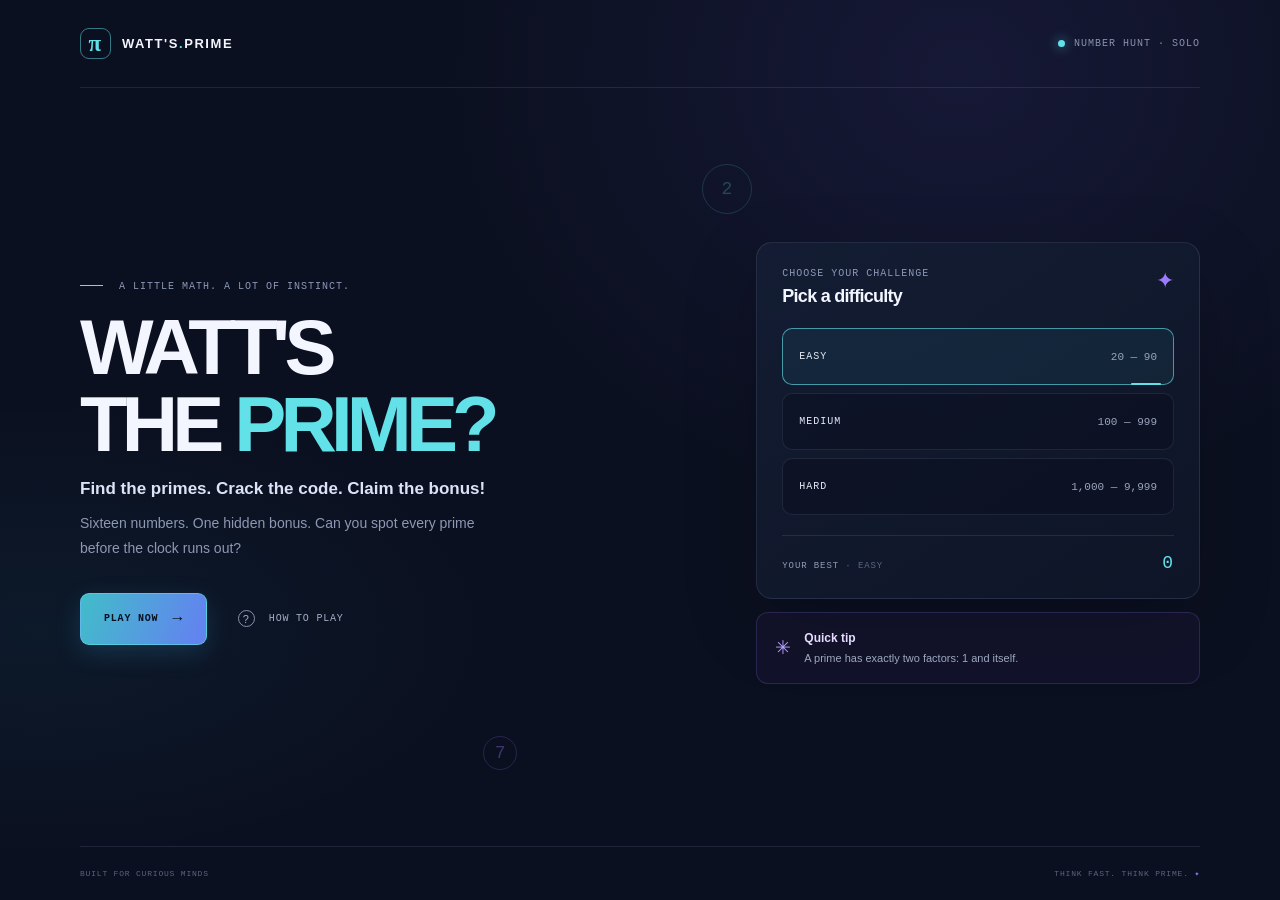
<file: index.html>
<!doctype html>
<html lang="en">
  <head>
    <meta charset="utf-8">
    <meta name="viewport" content="width=device-width, initial-scale=1">
    <meta name="theme-color" content="#0b1020">
    <meta name="description" content="Find the primes, crack the code, and claim the bonus in Watt's the Prime.">
    <title>Watt's the Prime — Number Hunt</title>
    <link rel="stylesheet" href="style.css">
    <script src="script.js" defer></script>
  </head>
  <body>
    <main class="app-shell">
      <header class="topbar">
        <a class="brand" href="#" aria-label="Watt's the Prime home">
          <span class="brand-mark" aria-hidden="true">π</span>
          <span>WATT'S<span class="brand-dot">.</span>PRIME</span>
        </a>
        <div class="topbar-tag"><span class="status-dot"></span> NUMBER HUNT · SOLO</div>
      </header>

      <section id="menu-screen" class="screen menu-screen" aria-labelledby="game-title">
        <div class="hero-copy">
          <p class="eyebrow"><span class="eyebrow-line"></span> A LITTLE MATH. A LOT OF INSTINCT.</p>
          <h1 id="game-title">WATT'S<br>THE <span>PRIME?</span></h1>
          <p class="hero-subtitle">Find the primes. Crack the code. Claim the bonus!</p>
          <p class="hero-description">Sixteen numbers. One hidden bonus. Can you spot every prime before the clock runs out?</p>
          <div class="hero-actions">
            <button id="play-button" class="button button-primary button-large" type="button">
              PLAY NOW <span aria-hidden="true">→</span>
            </button>
            <button id="instructions-button" class="button button-quiet" type="button">
              <span class="help-icon" aria-hidden="true">?</span> HOW TO PLAY
            </button>
          </div>
        </div>

        <aside class="menu-side" aria-label="Game setup">
          <div class="menu-card difficulty-card">
            <div class="card-heading">
              <div>
                <p class="eyebrow">CHOOSE YOUR CHALLENGE</p>
                <h2>Pick a difficulty</h2>
              </div>
              <span class="heading-spark" aria-hidden="true">✦</span>
            </div>
            <div class="difficulty-options" role="group" aria-label="Difficulty">
              <button class="difficulty-option is-selected" type="button" data-difficulty="easy" aria-pressed="true">
                <span class="difficulty-name">EASY</span>
                <span class="difficulty-range">20 — 90</span>
                <span class="difficulty-indicator" aria-hidden="true"></span>
              </button>
              <button class="difficulty-option" type="button" data-difficulty="medium" aria-pressed="false">
                <span class="difficulty-name">MEDIUM</span>
                <span class="difficulty-range">100 — 999</span>
                <span class="difficulty-indicator" aria-hidden="true"></span>
              </button>
              <button class="difficulty-option" type="button" data-difficulty="hard" aria-pressed="false">
                <span class="difficulty-name">HARD</span>
                <span class="difficulty-range">1,000 — 9,999</span>
                <span class="difficulty-indicator" aria-hidden="true"></span>
              </button>
            </div>
            <div class="best-score-row">
              <span>YOUR BEST <span class="best-difficulty">· EASY</span></span>
              <strong id="best-score">0</strong>
            </div>
            <p id="storage-note" class="storage-note" role="status" aria-live="polite"></p>
          </div>
          <div class="tip-card">
            <span class="tip-icon" aria-hidden="true">✳</span>
            <p><strong>Quick tip</strong><br>A prime has exactly two factors: 1 and itself.</p>
          </div>
        </aside>
        <div class="hero-orbit orbit-one" aria-hidden="true">2</div>
        <div class="hero-orbit orbit-two" aria-hidden="true">7</div>
      </section>

      <section id="game-screen" class="screen game-screen" aria-labelledby="round-title" hidden>
        <div class="game-heading">
          <div>
            <p class="eyebrow"><span class="eyebrow-line"></span> THE NUMBER GRID</p>
            <h1 id="round-title">Find your <span>primes.</span></h1>
            <p class="game-instruction">Select every prime number, then lock in your answers.</p>
          </div>
          <div class="game-controls">
            <button id="pause-button" class="button button-outline" type="button">Ⅱ <span>PAUSE</span></button>
            <button id="restart-button" class="button button-outline" type="button">↻ <span>RESTART</span></button>
            <button id="quit-button" class="button button-quiet" type="button">QUIT</button>
          </div>
        </div>

        <div class="game-status" aria-label="Round status">
          <div class="status-chip"><span class="chip-label">ROUND</span><strong id="round-number">01</strong></div>
          <div class="status-chip"><span class="chip-label">DIFFICULTY</span><strong id="difficulty-label">EASY</strong></div>
          <div class="status-chip score-chip"><span class="chip-label">TOTAL SCORE</span><strong id="total-score">0</strong></div>
          <div class="status-chip timer-chip"><span class="timer-icon" aria-hidden="true">◷</span><span class="chip-label">TIME LEFT</span><strong id="timer">60</strong></div>
        </div>

        <div class="board-layout">
          <div class="board-panel">
            <div class="board-topline">
              <span><span class="live-dot"></span> YOUR GRID</span>
              <span id="selection-count">0 SELECTED</span>
            </div>
            <div id="number-grid" class="number-grid" role="group" aria-label="Number tiles"></div>
            <div id="round-message" class="round-message" role="status" aria-live="polite">Take your time. You have 60 seconds.</div>
          </div>
          <aside class="side-panel">
            <div class="score-card">
              <p class="eyebrow">ROUND REWARDS</p>
              <h2>Make it count.</h2>
              <ul class="points-list">
                <li><span class="points-icon points-positive">+</span><span>Correct prime</span><strong>100</strong></li>
                <li><span class="points-icon points-negative">−</span><span>Wrong pick</span><strong>50</strong></li>
                <li><span class="points-icon points-bonus">✦</span><span>Secret prime</span><strong>250</strong></li>
                <li><span class="points-icon points-bonus">★</span><span>All primes</span><strong>200</strong></li>
              </ul>
              <p class="score-note">Score never drops below zero.</p>
            </div>
            <button id="submit-button" class="button button-primary submit-button" type="button">
              SUBMIT ANSWERS <span aria-hidden="true">→</span>
            </button>
            <p class="submit-hint">You can change your picks until you submit.</p>
          </aside>
        </div>
      </section>

      <section id="results-screen" class="screen results-screen" aria-labelledby="results-title" hidden>
        <div class="results-heading">
          <p class="eyebrow"><span class="eyebrow-line"></span> ROUND COMPLETE</p>
          <h1 id="results-title">Nice <span>work.</span></h1>
          <p id="results-message" class="results-message"></p>
        </div>
        <div class="results-layout">
          <div class="results-main">
            <div class="round-points-card">
              <div>
                <p class="eyebrow">POINTS THIS ROUND</p>
                <strong id="round-score">+0</strong>
              </div>
              <div class="total-points">
                <span>TOTAL SCORE</span>
                <strong id="results-total">0</strong>
              </div>
            </div>
            <div class="result-stats">
              <div class="result-stat"><strong id="correct-count">0</strong><span>Correct picks</span></div>
              <div class="result-stat"><strong id="incorrect-count">0</strong><span>Wrong picks</span></div>
              <div class="result-stat"><strong id="missed-count">0</strong><span>Missed primes</span></div>
            </div>
            <div class="answer-card">
              <p class="eyebrow">THE PRIME NUMBERS</p>
              <div id="prime-answers" class="prime-answers"></div>
              <p id="score-breakdown" class="score-breakdown"></p>
              <p id="bonus-reveal" class="bonus-reveal"></p>
            </div>
          </div>
          <aside class="results-side">
            <div class="bonus-card">
              <span class="bonus-star" aria-hidden="true">✦</span>
              <p class="eyebrow">BONUS CHECK</p>
              <p id="secret-result" class="bonus-result"></p>
              <p id="completion-result" class="completion-result"></p>
            </div>
            <div class="results-actions">
              <button id="next-round-button" class="button button-primary" type="button">NEXT ROUND <span aria-hidden="true">→</span></button>
              <button id="play-again-button" class="button button-outline" type="button">PLAY AGAIN</button>
              <button id="main-menu-button" class="button button-quiet" type="button">MAIN MENU</button>
            </div>
          </aside>
        </div>
      </section>

      <footer class="footer"><span>BUILT FOR CURIOUS MINDS</span><span>THINK FAST. THINK PRIME. <span aria-hidden="true">✦</span></span></footer>
    </main>

    <div id="pause-overlay" class="pause-overlay" hidden>
      <section class="pause-card" role="dialog" aria-modal="true" aria-labelledby="pause-title">
        <p class="eyebrow">TAKE A BREATHER</p>
        <h2 id="pause-title">Game paused.</h2>
        <p>Your timer is on hold. Come back when you're ready.</p>
        <button id="resume-button" class="button button-primary" type="button">RESUME ROUND</button>
        <button id="pause-menu-button" class="button button-quiet" type="button">QUIT TO MAIN MENU</button>
      </section>
    </div>

    <dialog id="instructions-dialog" class="instructions-dialog" aria-labelledby="instructions-title">
      <div class="dialog-heading">
        <div>
          <p class="eyebrow">THE RULES OF THE HUNT</p>
          <h2 id="instructions-title">How to play</h2>
        </div>
        <button id="close-instructions" class="dialog-close" type="button" aria-label="Close instructions">×</button>
      </div>
      <ol class="instructions-list">
        <li><span>01</span><p>Select every prime number on the board.</p></li>
        <li><span>02</span><p>A prime is an integer greater than 1 with exactly two positive divisors: 1 and itself.</p></li>
        <li><span>03</span><p>Submit your selections before the 60-second timer runs out.</p></li>
        <li><span>04</span><p>Correct selections earn points; selecting a non-prime loses points.</p></li>
        <li><span>05</span><p>One prime is secretly marked as the bonus prime. Find it for extra points.</p></li>
        <li><span>06</span><p>Find every prime on the board to earn the completion bonus.</p></li>
      </ol>
      <div class="examples"><span>29</span> is prime <span class="example-divider">·</span> <span>30</span> is not prime</div>
      <button id="got-it-button" class="button button-primary dialog-done" type="button">GOT IT</button>
    </dialog>
  </body>
</html>
</file>
<file: style.css>
:root {
  color-scheme: dark;
  font-family: "Segoe UI", Arial, sans-serif;
  color: #f3f5ff;
  background: #0b1020;
  font-synthesis: none;
  text-rendering: optimizeLegibility;
  --bg: #0b1020;
  --panel: #11182b;
  --panel-light: #151e34;
  --muted: #8d98b4;
  --cyan: #62e2e8;
  --violet: #9c7bff;
  --line: rgba(165, 181, 227, .13);
  --mono: Consolas, "Courier New", monospace;
}

* { box-sizing: border-box; }

body {
  min-width: 320px;
  min-height: 100vh;
  margin: 0;
  background:
    radial-gradient(ellipse at 75% 8%, rgba(80, 68, 166, .16), transparent 32rem),
    radial-gradient(ellipse at 3% 70%, rgba(30, 138, 158, .08), transparent 28rem),
    var(--bg);
}

button { font: inherit; }
button:focus-visible, a:focus-visible { outline: 3px solid var(--cyan); outline-offset: 4px; }
[hidden] { display: none !important; }

.app-shell {
  width: min(1120px, calc(100% - 64px));
  min-height: 100vh;
  margin: 0 auto;
  display: flex;
  flex-direction: column;
}

.topbar {
  height: 88px;
  display: flex;
  align-items: center;
  justify-content: space-between;
  border-bottom: 1px solid var(--line);
}

.brand {
  display: inline-flex;
  align-items: center;
  gap: 11px;
  color: #f4f6ff;
  font-size: 13px;
  font-weight: 800;
  letter-spacing: .12em;
  text-decoration: none;
}

.brand-mark {
  width: 31px;
  height: 31px;
  display: grid;
  place-items: center;
  border: 1px solid rgba(98, 226, 232, .5);
  border-radius: 9px;
  color: var(--cyan);
  font-family: Georgia, serif;
  font-size: 23px;
}

.brand-dot { color: var(--cyan); }
.topbar-tag, .eyebrow, .footer, .chip-label, .board-topline, .best-score-row, .difficulty-name {
  font-family: var(--mono);
  letter-spacing: .1em;
}

.topbar-tag {
  display: flex;
  align-items: center;
  gap: 9px;
  color: #8792af;
  font-size: 10px;
}

.status-dot, .live-dot {
  width: 7px;
  height: 7px;
  border-radius: 50%;
  background: var(--cyan);
  box-shadow: 0 0 12px rgba(98, 226, 232, .7);
}

.screen { flex: 1; }
.menu-screen {
  position: relative;
  display: grid;
  grid-template-columns: 1.15fr .85fr;
  align-items: center;
  gap: 76px;
  min-height: 620px;
  padding: 48px 0 56px;
}

.hero-copy { position: relative; z-index: 1; }
.eyebrow {
  margin: 0 0 17px;
  color: #8c98b7;
  font-size: 10px;
  font-weight: 500;
}

.eyebrow-line {
  display: inline-block;
  width: 23px;
  height: 1px;
  margin: 0 9px 3px 0;
  background: var(--cyan);
}

h1, h2, p { margin-top: 0; }
.hero-copy h1, .game-heading h1, .results-heading h1 {
  margin-bottom: 17px;
  font-size: clamp(48px, 7vw, 78px);
  font-weight: 800;
  letter-spacing: -.075em;
  line-height: .98;
}

.hero-copy h1 span, .game-heading h1 span, .results-heading h1 span {
  color: var(--cyan);
}

.hero-subtitle {
  margin-bottom: 12px;
  color: #dce3f7;
  font-size: 17px;
  font-weight: 700;
}

.hero-description {
  max-width: 430px;
  margin-bottom: 31px;
  color: var(--muted);
  font-size: 14px;
  line-height: 1.8;
}

.hero-actions, .game-controls, .results-actions {
  display: flex;
  align-items: center;
  gap: 12px;
}

.button {
  min-height: 43px;
  padding: 0 18px;
  display: inline-flex;
  align-items: center;
  justify-content: center;
  gap: 14px;
  border: 1px solid transparent;
  border-radius: 9px;
  color: #eef4ff;
  cursor: pointer;
  font-family: var(--mono);
  font-size: 10px;
  font-weight: 500;
  letter-spacing: .08em;
  transition: transform .18s ease, background .18s ease, border-color .18s ease, box-shadow .18s ease;
}

.button:hover { transform: translateY(-2px); }
.button:active { transform: translateY(0) scale(.98); }
.button-primary {
  border-color: rgba(98, 226, 232, .55);
  background: linear-gradient(110deg, #41bdc9, #6284ef 92%);
  box-shadow: 0 8px 26px rgba(67, 159, 217, .2);
  color: #07101f;
  font-weight: 700;
}
.button-primary:hover { box-shadow: 0 10px 32px rgba(67, 159, 217, .34); }
.button-primary span { font-size: 16px; }
.button-large { min-height: 52px; padding: 0 23px; }
.button-outline { border-color: rgba(160, 177, 221, .23); background: rgba(18, 26, 46, .72); }
.button-outline:hover { border-color: rgba(98, 226, 232, .55); background: rgba(25, 39, 62, .9); }
.button-quiet { background: transparent; color: #a4aec6; }
.button-quiet:hover { color: #f3f5ff; background: rgba(255, 255, 255, .04); }
.help-icon {
  width: 17px;
  height: 17px;
  display: inline-grid;
  place-items: center;
  border: 1px solid #8792af;
  border-radius: 50%;
  font-family: sans-serif;
  font-size: 11px;
}

.menu-side { position: relative; z-index: 1; }
.menu-card, .score-card, .board-panel, .answer-card {
  border: 1px solid var(--line);
  border-radius: 16px;
  background: linear-gradient(145deg, rgba(20, 29, 51, .95), rgba(15, 22, 40, .95));
}

.difficulty-card { padding: 25px; box-shadow: 0 25px 75px rgba(0, 0, 0, .2); }
.card-heading { display: flex; justify-content: space-between; align-items: flex-start; }
.card-heading .eyebrow { margin-bottom: 7px; }
.card-heading h2, .score-card h2 {
  margin-bottom: 21px;
  font-size: 18px;
  letter-spacing: -.04em;
}
.heading-spark { color: var(--violet); font-size: 22px; }
.difficulty-options { display: grid; gap: 8px; }
.difficulty-option {
  position: relative;
  min-height: 57px;
  padding: 0 16px;
  display: flex;
  align-items: center;
  justify-content: space-between;
  border: 1px solid rgba(160, 177, 221, .12);
  border-radius: 10px;
  background: rgba(9, 15, 29, .45);
  color: #e7ebf7;
  cursor: pointer;
  text-align: left;
  transition: background .2s ease, border-color .2s ease, transform .2s ease;
}
.difficulty-option:hover { transform: translateX(2px); border-color: rgba(98, 226, 232, .38); }
.difficulty-option.is-selected { border-color: rgba(98, 226, 232, .62); background: rgba(44, 131, 147, .12); }
.difficulty-name { font-size: 10px; font-weight: 500; }
.difficulty-range { color: #99a4bd; font-family: var(--mono); font-size: 11px; }
.difficulty-indicator {
  position: absolute;
  right: 12px;
  bottom: -1px;
  width: 30px;
  height: 2px;
  border-radius: 2px;
  background: transparent;
}
.is-selected .difficulty-indicator { background: var(--cyan); }
.best-score-row {
  margin-top: 20px;
  padding-top: 17px;
  display: flex;
  justify-content: space-between;
  align-items: baseline;
  border-top: 1px solid var(--line);
  color: #909bb5;
  font-size: 9px;
}
.best-difficulty { color: #596783; }
.best-score-row strong { color: var(--cyan); font-family: var(--mono); font-size: 18px; font-weight: 500; }
.storage-note { min-height: 0; margin: 7px 0 0; color: #ffcc80; font-size: 11px; }
.storage-note:empty { display: none; }
.tip-card {
  margin-top: 13px;
  padding: 15px 18px;
  display: flex;
  align-items: center;
  gap: 13px;
  border: 1px solid rgba(156, 123, 255, .19);
  border-radius: 12px;
  background: rgba(86, 62, 145, .09);
}
.tip-icon { color: #b7a0ff; font-size: 19px; }
.tip-card p { margin: 0; color: #9da8c0; font-size: 11px; line-height: 1.7; }
.tip-card strong { color: #e5dcff; font-size: 12px; }
.hero-orbit {
  position: absolute;
  display: grid;
  place-items: center;
  border: 1px solid rgba(98, 226, 232, .16);
  border-radius: 50%;
  color: rgba(98, 226, 232, .25);
  font-family: var(--mono);
  font-size: 18px;
  pointer-events: none;
}
.orbit-one { top: 10%; right: 40%; width: 50px; height: 50px; }
.orbit-two { bottom: 10%; left: 36%; width: 34px; height: 34px; border-color: rgba(156, 123, 255, .2); color: rgba(156, 123, 255, .34); }

.footer {
  min-height: 54px;
  display: flex;
  justify-content: space-between;
  align-items: center;
  border-top: 1px solid var(--line);
  color: #596580;
  font-size: 8px;
}
.footer span span { color: var(--violet); }

.game-screen, .results-screen { padding: 38px 0 46px; }
.game-heading { display: flex; justify-content: space-between; align-items: flex-end; gap: 20px; }
.game-heading .eyebrow { margin-bottom: 13px; }
.game-heading h1, .results-heading h1 { margin-bottom: 8px; font-size: clamp(34px, 4vw, 48px); letter-spacing: -.065em; }
.game-instruction, .results-message { margin-bottom: 0; color: var(--muted); font-size: 13px; }
.game-controls { gap: 7px; }
.game-controls .button { padding: 0 13px; font-size: 9px; }
.game-status {
  margin: 27px 0 19px;
  padding: 13px 18px;
  display: grid;
  grid-template-columns: repeat(4, 1fr);
  border: 1px solid var(--line);
  border-radius: 12px;
  background: rgba(17, 24, 43, .7);
}
.status-chip { min-height: 36px; display: flex; align-items: center; gap: 11px; border-right: 1px solid var(--line); }
.status-chip:last-child { border-right: 0; }
.chip-label { color: #77839f; font-size: 8px; }
.status-chip strong { color: #e8edfb; font-family: var(--mono); font-size: 13px; font-weight: 500; }
.score-chip strong { color: var(--cyan); }
.timer-chip { justify-content: flex-end; }
.timer-chip strong { min-width: 23px; color: #f8d48c; font-size: 17px; }
.timer-icon { color: #f8d48c; font-size: 17px; }
.timer-chip.is-urgent strong { color: #ff777f; animation: pulse 1s infinite; }

.board-layout { display: grid; grid-template-columns: minmax(0, 1.45fr) minmax(240px, .75fr); gap: 19px; }
.board-panel { padding: 20px; }
.board-topline { margin-bottom: 15px; display: flex; justify-content: space-between; color: #8490ad; font-size: 9px; }
.board-topline > span:first-child { display: flex; align-items: center; gap: 8px; }
.live-dot { width: 6px; height: 6px; }
.number-grid { display: grid; grid-template-columns: repeat(4, minmax(0, 1fr)); gap: 10px; }
.number-tile {
  position: relative;
  min-width: 0;
  aspect-ratio: 1.55;
  display: grid;
  place-items: center;
  border: 1px solid rgba(155, 175, 224, .15);
  border-radius: 11px;
  background: linear-gradient(145deg, #202b47, #18223a);
  box-shadow: 0 4px 12px rgba(0, 0, 0, .12);
  color: #e4eafb;
  cursor: pointer;
  font-family: var(--mono);
  font-size: clamp(17px, 2.4vw, 26px);
  transition: transform .17s ease, border-color .17s ease, background .17s ease, box-shadow .17s ease;
}
.number-tile:hover:not(:disabled) { transform: translateY(-3px); border-color: rgba(98, 226, 232, .52); box-shadow: 0 9px 20px rgba(0, 0, 0, .22); }
.number-tile.is-selected { border-color: var(--cyan); background: linear-gradient(145deg, rgba(44, 160, 169, .36), rgba(46, 90, 150, .4)); box-shadow: inset 0 0 0 1px rgba(98, 226, 232, .16), 0 0 18px rgba(98, 226, 232, .11); color: #a7f8f6; }
.number-tile.is-selected::after { position: absolute; top: 8px; right: 9px; width: 6px; height: 6px; border-radius: 50%; background: var(--cyan); content: ""; }
.number-tile:disabled { cursor: default; }
.number-tile.is-correct { border-color: rgba(71, 220, 152, .75); background: rgba(36, 147, 100, .25); color: #9cf0c4; }
.number-tile.is-incorrect { border-color: rgba(255, 111, 126, .75); background: rgba(171, 53, 78, .24); color: #ffabb4; }
.number-tile.is-missed { border-color: rgba(156, 123, 255, .64); background: rgba(112, 80, 183, .2); color: #d1c2ff; }
.number-tile.is-secret::before { position: absolute; top: 6px; left: 7px; color: #f4cb79; content: "✦"; font-family: sans-serif; font-size: 10px; }
.round-message { min-height: 17px; margin-top: 14px; color: #8793af; font-size: 11px; text-align: center; }
.round-message.is-celebration { color: #88edbc; }
.side-panel { display: flex; flex-direction: column; gap: 12px; }
.score-card { padding: 21px; }
.score-card .eyebrow { margin-bottom: 7px; }
.score-card h2 { margin-bottom: 19px; }
.points-list { margin: 0; padding: 0; display: grid; gap: 14px; list-style: none; }
.points-list li { display: grid; grid-template-columns: 20px 1fr auto; align-items: center; gap: 9px; color: #aab4ca; font-size: 11px; }
.points-list strong { color: #e4e9f7; font-family: var(--mono); font-size: 11px; font-weight: 500; }
.points-icon { width: 18px; height: 18px; display: grid; place-items: center; border-radius: 6px; font-family: var(--mono); font-size: 11px; }
.points-positive { background: rgba(71, 220, 152, .12); color: #75e6ad; }
.points-negative { background: rgba(255, 111, 126, .12); color: #ff8e9a; }
.points-bonus { background: rgba(156, 123, 255, .15); color: #b69cff; }
.score-note { margin: 17px 0 0; color: #64708b; font-size: 10px; }
.submit-button { width: 100%; min-height: 50px; justify-content: space-between; padding: 0 17px; }
.submit-hint { margin: 0; color: #697591; font-size: 10px; text-align: center; }

.results-heading { margin-bottom: 25px; }
.results-heading .eyebrow { margin-bottom: 12px; }
.results-layout { display: grid; grid-template-columns: minmax(0, 1.45fr) minmax(240px, .75fr); gap: 19px; }
.results-main { display: grid; gap: 12px; }
.round-points-card {
  padding: 21px 24px;
  display: flex;
  justify-content: space-between;
  align-items: center;
  border: 1px solid rgba(98, 226, 232, .24);
  border-radius: 15px;
  background: linear-gradient(110deg, rgba(31, 112, 133, .2), rgba(38, 42, 87, .28));
}
.round-points-card .eyebrow { margin-bottom: 6px; }
.round-points-card > div > strong { color: var(--cyan); font-family: var(--mono); font-size: 35px; font-weight: 500; }
.total-points { padding-left: 25px; border-left: 1px solid var(--line); }
.total-points span, .total-points strong { display: block; }
.total-points span { margin-bottom: 6px; color: #8290ac; font-family: var(--mono); font-size: 8px; letter-spacing: .1em; }
.total-points strong { color: #eaf0ff; font-family: var(--mono); font-size: 18px; font-weight: 500; }
.result-stats { display: grid; grid-template-columns: repeat(3, 1fr); gap: 10px; }
.result-stat { padding: 14px; border: 1px solid var(--line); border-radius: 11px; background: rgba(17, 24, 43, .7); }
.result-stat strong { display: block; margin-bottom: 5px; font-family: var(--mono); font-size: 21px; font-weight: 500; }
.result-stat:nth-child(1) strong { color: #79e8ad; }
.result-stat:nth-child(2) strong { color: #ff929e; }
.result-stat:nth-child(3) strong { color: #c1a9ff; }
.result-stat span { color: #8390ab; font-size: 10px; }
.answer-card { padding: 17px 20px; }
.answer-card .eyebrow { margin-bottom: 12px; }
.prime-answers { display: flex; flex-wrap: wrap; gap: 7px; }
.prime-pill { padding: 7px 10px; border: 1px solid rgba(71, 220, 152, .24); border-radius: 7px; background: rgba(71, 220, 152, .08); color: #9ce8bf; font-family: var(--mono); font-size: 11px; }
.bonus-reveal { margin: 12px 0 0; color: #e6c77e; font-size: 11px; line-height: 1.5; }
.bonus-reveal:empty { display: none; }
.score-breakdown { margin: 12px 0 0; color: #8793af; font-size: 10px; line-height: 1.6; }
.score-breakdown:empty { display: none; }
.results-side { display: flex; flex-direction: column; gap: 12px; }
.bonus-card { min-height: 158px; padding: 21px; border: 1px solid rgba(156, 123, 255, .25); border-radius: 15px; background: radial-gradient(circle at 85% 13%, rgba(156, 123, 255, .17), transparent 9rem), rgba(37, 29, 66, .35); }
.bonus-star { float: right; color: #e3c36f; font-size: 23px; }
.bonus-card .eyebrow { margin-bottom: 12px; }
.bonus-result { margin-bottom: 9px; color: #e6ddff; font-size: 13px; font-weight: 700; line-height: 1.5; }
.completion-result { margin-bottom: 0; color: #a5b0c9; font-size: 11px; line-height: 1.6; }
.results-actions { flex-direction: column; align-items: stretch; gap: 7px; }
.results-actions .button { width: 100%; justify-content: space-between; }
.results-actions .button-quiet { justify-content: center; }

.pause-overlay {
  position: fixed;
  z-index: 5;
  inset: 0;
  display: grid;
  place-items: center;
  padding: 20px;
  background: rgba(5, 8, 18, .8);
  backdrop-filter: blur(8px);
}
.pause-card { width: min(390px, 100%); padding: 30px; border: 1px solid var(--line); border-radius: 17px; background: #141d32; box-shadow: 0 25px 80px rgba(0, 0, 0, .4); text-align: center; }
.pause-card .eyebrow { color: var(--cyan); }
.pause-card h2 { margin-bottom: 9px; font-size: 25px; letter-spacing: -.05em; }
.pause-card p:not(.eyebrow) { margin-bottom: 22px; color: var(--muted); font-size: 13px; line-height: 1.6; }
.pause-card .button { width: 100%; margin-top: 7px; }

.instructions-dialog {
  width: min(540px, calc(100% - 32px));
  max-height: min(720px, calc(100% - 32px));
  padding: 25px;
  border: 1px solid rgba(157, 177, 227, .22);
  border-radius: 16px;
  background: #121a2d;
  color: #f3f5ff;
  box-shadow: 0 28px 100px rgba(0, 0, 0, .55);
}
.instructions-dialog::backdrop { background: rgba(5, 8, 18, .78); backdrop-filter: blur(6px); }
.dialog-heading { display: flex; align-items: flex-start; justify-content: space-between; }
.dialog-heading .eyebrow { margin-bottom: 7px; }
.dialog-heading h2 { margin-bottom: 18px; font-size: 25px; letter-spacing: -.05em; }
.dialog-close { width: 32px; height: 32px; border: 1px solid var(--line); border-radius: 8px; background: transparent; color: #c0cae0; cursor: pointer; font-size: 22px; line-height: 1; }
.instructions-list { margin: 0; padding: 0; display: grid; gap: 12px; list-style: none; }
.instructions-list li { display: grid; grid-template-columns: 29px 1fr; gap: 10px; align-items: start; }
.instructions-list li > span { padding-top: 2px; color: var(--cyan); font-family: var(--mono); font-size: 10px; }
.instructions-list p { margin: 0; color: #bbc5db; font-size: 12px; line-height: 1.65; }
.examples { margin: 20px 0; padding: 12px; border: 1px solid var(--line); border-radius: 9px; background: rgba(7, 12, 24, .38); color: #aab5cd; font-size: 12px; text-align: center; }
.examples span:not(.example-divider) { color: var(--cyan); font-family: var(--mono); font-weight: 500; }
.example-divider { padding: 0 10px; color: #65728e; }
.dialog-done { width: 100%; }

@keyframes pulse { 50% { opacity: .55; } }
@keyframes bonus-pop { 0% { transform: scale(.6) rotate(-8deg); opacity: .3; } 60% { transform: scale(1.13) rotate(3deg); } 100% { transform: scale(1); opacity: 1; } }
.bonus-card.is-celebrating { animation: bonus-pop .5s ease-out; }
@media (prefers-reduced-motion: reduce) {
  *, *::before, *::after { scroll-behavior: auto !important; animation-duration: .01ms !important; animation-iteration-count: 1 !important; transition-duration: .01ms !important; }
}

@media (max-width: 800px) {
  .app-shell { width: min(100% - 40px, 620px); }
  .menu-screen { grid-template-columns: 1fr; gap: 30px; padding: 52px 0 38px; }
  .menu-side { max-width: 480px; }
  .hero-copy h1 { font-size: clamp(55px, 12vw, 76px); }
  .orbit-one { top: 4%; right: 8%; }
  .orbit-two { bottom: auto; top: 26%; left: 74%; }
  .board-layout, .results-layout { grid-template-columns: 1fr; }
  .side-panel { display: grid; grid-template-columns: 1fr 1fr; align-items: center; }
  .submit-hint { grid-column: 2; }
  .game-heading { align-items: flex-start; flex-direction: column; }
  .game-controls { align-self: stretch; justify-content: flex-start; }
  .results-side { display: grid; grid-template-columns: 1fr 1fr; align-items: center; }
}

@media (max-width: 520px) {
  .app-shell { width: calc(100% - 32px); }
  .topbar { height: 68px; }
  .topbar-tag { font-size: 8px; }
  .brand { font-size: 11px; }
  .menu-screen { min-height: 0; padding: 42px 0 32px; gap: 27px; }
  .hero-copy h1 { font-size: 54px; }
  .hero-subtitle { font-size: 14px; }
  .hero-description { font-size: 12px; }
  .hero-actions { align-items: stretch; }
  .hero-actions .button { padding: 0 13px; font-size: 9px; }
  .difficulty-card { padding: 19px; }
  .footer { min-height: 48px; font-size: 7px; }
  .game-screen, .results-screen { padding: 29px 0 32px; }
  .game-controls { gap: 4px; }
  .game-controls .button { min-height: 38px; padding: 0 9px; font-size: 8px; }
  .game-controls .button span { display: none; }
  .game-status { margin: 19px 0 13px; padding: 10px 8px; }
  .status-chip { min-height: 31px; justify-content: center; gap: 5px; flex-direction: column; border-right: 1px solid var(--line); }
  .status-chip:last-child { border-right: 0; }
  .chip-label { font-size: 7px; }
  .status-chip strong { font-size: 11px; }
  .timer-chip strong { min-width: 0; font-size: 13px; }
  .timer-icon { display: none; }
  .board-panel { padding: 13px; }
  .number-grid { gap: 7px; }
  .number-tile { aspect-ratio: 1.2; border-radius: 8px; font-size: clamp(15px, 5vw, 21px); }
  .number-tile.is-selected::after { top: 5px; right: 5px; width: 5px; height: 5px; }
  .side-panel { display: flex; }
  .submit-hint { order: 1; }
  .results-side { display: flex; }
  .round-points-card { padding: 17px; }
  .round-points-card > div > strong { font-size: 29px; }
  .total-points { padding-left: 14px; }
  .result-stat { padding: 11px 9px; }
  .result-stat span { font-size: 9px; }
}
</file>
